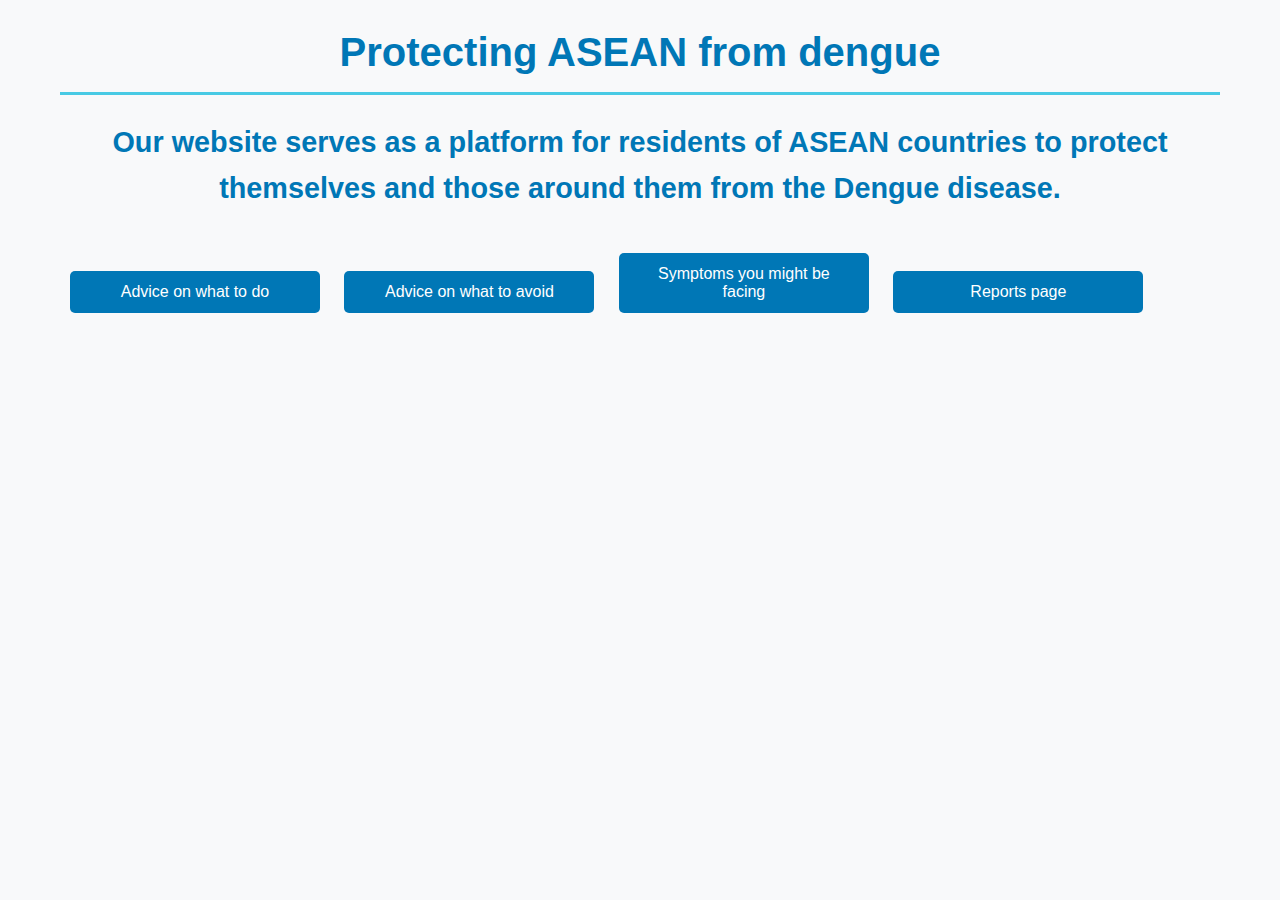
<file: index.html>
<!doctype html>
<html lang="en">
    <head>
        <meta charset="UTF-8" />
        <meta name="viewport" content="width=device-width, initial-scale=1.0" />
        <title>ADVA-UNA</title>
        <link rel="stylesheet" href="styles.css" />
    </head>
    <body>
        <h1>Protecting ASEAN from dengue</h1>
        <h2>
            Our website serves as a platform for residents of ASEAN countries to
            protect themselves and those around them from the Dengue disease.
        </h2>
        <a href="do's.html">
            <!--replace with link to Do's page-->
            <button>Advice on what to do</button>
        </a>
        <a href="dont's.html">
            <!--replace with link to Dont's page-->
            <button>Advice on what to avoid</button>
        </a>
        <a href="symptoms.html">
            <!--replace with link to symptoms page-->
            <button>Symptoms you might be facing</button>
        </a>
        <a href="submit_prompt/popup.html">
            <!--replace with link to symptoms page-->
            <button>Reports page</button>
        </a>
    </body>
</html>
</file>
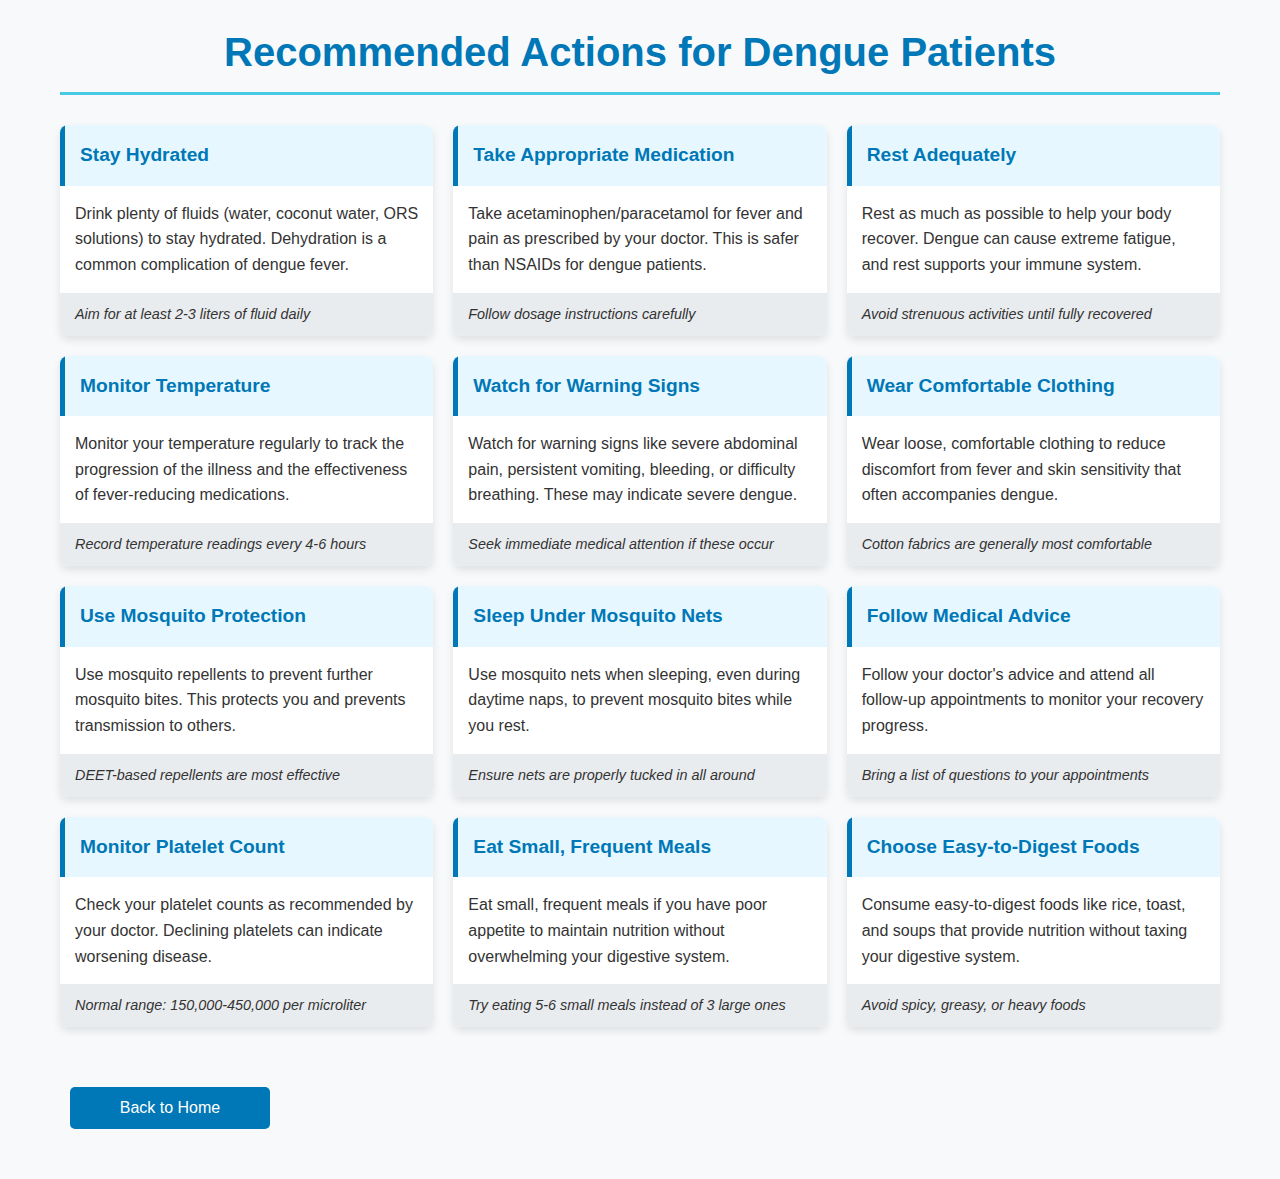
<file: do's.html>
<!doctype html>
<html lang="en">
    <head>
        <meta charset="UTF-8" />
        <meta name="viewport" content="width=device-width, initial-scale=1.0" />
        <title>Do's - Dengue Care</title>
        <link rel="stylesheet" href="styles.css" />
    </head>
    <body class="dos">
        <h1>Recommended Actions for Dengue Patients</h1>
        
        <div class="card-container">
            <div class="card">
                <div class="card-header">Stay Hydrated</div>
                <div class="card-body">
                    Drink plenty of fluids (water, coconut water, ORS solutions) to stay hydrated. Dehydration is a common complication of dengue fever.
                </div>
                <div class="card-footer">Aim for at least 2-3 liters of fluid daily</div>
            </div>
            
            <div class="card">
                <div class="card-header">Take Appropriate Medication</div>
                <div class="card-body">
                    Take acetaminophen/paracetamol for fever and pain as prescribed by your doctor. This is safer than NSAIDs for dengue patients.
                </div>
                <div class="card-footer">Follow dosage instructions carefully</div>
            </div>
            
            <div class="card">
                <div class="card-header">Rest Adequately</div>
                <div class="card-body">
                    Rest as much as possible to help your body recover. Dengue can cause extreme fatigue, and rest supports your immune system.
                </div>
                <div class="card-footer">Avoid strenuous activities until fully recovered</div>
            </div>
            
            <div class="card">
                <div class="card-header">Monitor Temperature</div>
                <div class="card-body">
                    Monitor your temperature regularly to track the progression of the illness and the effectiveness of fever-reducing medications.
                </div>
                <div class="card-footer">Record temperature readings every 4-6 hours</div>
            </div>
            
            <div class="card">
                <div class="card-header">Watch for Warning Signs</div>
                <div class="card-body">
                    Watch for warning signs like severe abdominal pain, persistent vomiting, bleeding, or difficulty breathing. These may indicate severe dengue.
                </div>
                <div class="card-footer">Seek immediate medical attention if these occur</div>
            </div>
            
            <div class="card">
                <div class="card-header">Wear Comfortable Clothing</div>
                <div class="card-body">
                    Wear loose, comfortable clothing to reduce discomfort from fever and skin sensitivity that often accompanies dengue.
                </div>
                <div class="card-footer">Cotton fabrics are generally most comfortable</div>
            </div>
            
            <div class="card">
                <div class="card-header">Use Mosquito Protection</div>
                <div class="card-body">
                    Use mosquito repellents to prevent further mosquito bites. This protects you and prevents transmission to others.
                </div>
                <div class="card-footer">DEET-based repellents are most effective</div>
            </div>
            
            <div class="card">
                <div class="card-header">Sleep Under Mosquito Nets</div>
                <div class="card-body">
                    Use mosquito nets when sleeping, even during daytime naps, to prevent mosquito bites while you rest.
                </div>
                <div class="card-footer">Ensure nets are properly tucked in all around</div>
            </div>
            
            <div class="card">
                <div class="card-header">Follow Medical Advice</div>
                <div class="card-body">
                    Follow your doctor's advice and attend all follow-up appointments to monitor your recovery progress.
                </div>
                <div class="card-footer">Bring a list of questions to your appointments</div>
            </div>
            
            <div class="card">
                <div class="card-header">Monitor Platelet Count</div>
                <div class="card-body">
                    Check your platelet counts as recommended by your doctor. Declining platelets can indicate worsening disease.
                </div>
                <div class="card-footer">Normal range: 150,000-450,000 per microliter</div>
            </div>
            
            <div class="card">
                <div class="card-header">Eat Small, Frequent Meals</div>
                <div class="card-body">
                    Eat small, frequent meals if you have poor appetite to maintain nutrition without overwhelming your digestive system.
                </div>
                <div class="card-footer">Try eating 5-6 small meals instead of 3 large ones</div>
            </div>
            
            <div class="card">
                <div class="card-header">Choose Easy-to-Digest Foods</div>
                <div class="card-body">
                    Consume easy-to-digest foods like rice, toast, and soups that provide nutrition without taxing your digestive system.
                </div>
                <div class="card-footer">Avoid spicy, greasy, or heavy foods</div>
            </div>
        </div>
        
        <a href="index.html">
            <button class="back-button">Back to Home</button>
        </a>
        
        <script src="script.js"></script>
    </body>
</html>
</file>
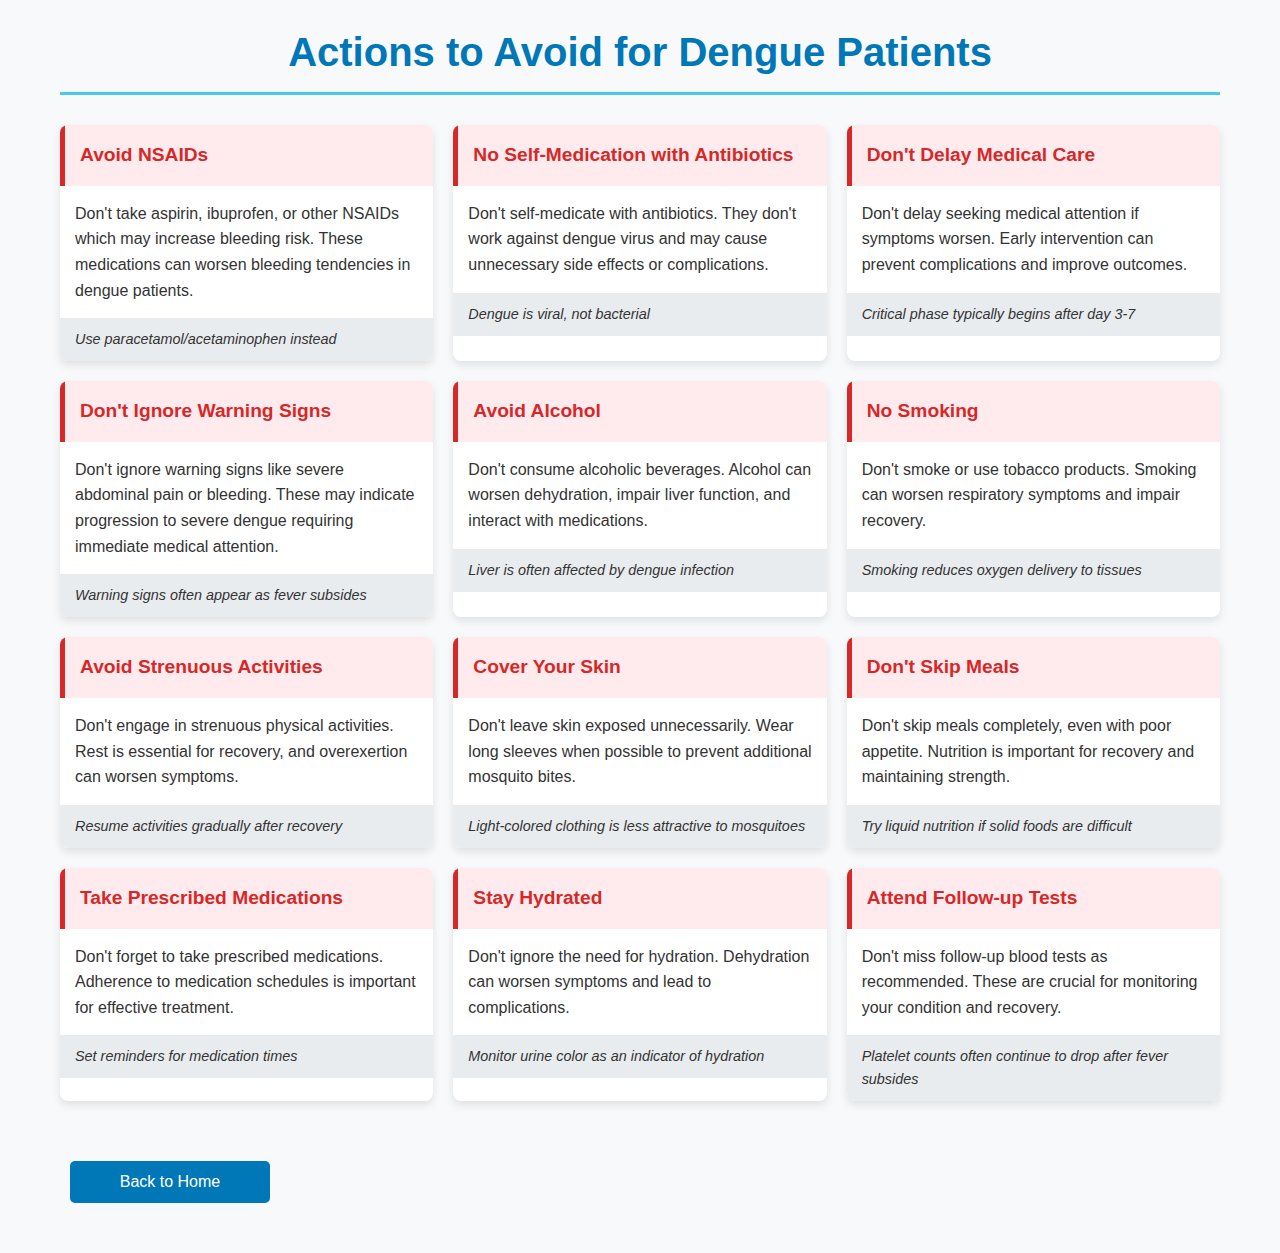
<file: dont's.html>
<!doctype html>
<html lang="en">
    <head>
        <meta charset="UTF-8" />
        <meta name="viewport" content="width=device-width, initial-scale=1.0" />
        <title>Don'ts - Dengue Care</title>
        <link rel="stylesheet" href="styles.css" />
    </head>
    <body class="donts">
        <h1>Actions to Avoid for Dengue Patients</h1>
        
        <div class="card-container">
            <div class="card">
                <div class="card-header">Avoid NSAIDs</div>
                <div class="card-body">
                    Don't take aspirin, ibuprofen, or other NSAIDs which may increase bleeding risk. These medications can worsen bleeding tendencies in dengue patients.
                </div>
                <div class="card-footer">Use paracetamol/acetaminophen instead</div>
            </div>
            
            <div class="card">
                <div class="card-header">No Self-Medication with Antibiotics</div>
                <div class="card-body">
                    Don't self-medicate with antibiotics. They don't work against dengue virus and may cause unnecessary side effects or complications.
                </div>
                <div class="card-footer">Dengue is viral, not bacterial</div>
            </div>
            
            <div class="card">
                <div class="card-header">Don't Delay Medical Care</div>
                <div class="card-body">
                    Don't delay seeking medical attention if symptoms worsen. Early intervention can prevent complications and improve outcomes.
                </div>
                <div class="card-footer">Critical phase typically begins after day 3-7</div>
            </div>
            
            <div class="card">
                <div class="card-header">Don't Ignore Warning Signs</div>
                <div class="card-body">
                    Don't ignore warning signs like severe abdominal pain or bleeding. These may indicate progression to severe dengue requiring immediate medical attention.
                </div>
                <div class="card-footer">Warning signs often appear as fever subsides</div>
            </div>
            
            <div class="card">
                <div class="card-header">Avoid Alcohol</div>
                <div class="card-body">
                    Don't consume alcoholic beverages. Alcohol can worsen dehydration, impair liver function, and interact with medications.
                </div>
                <div class="card-footer">Liver is often affected by dengue infection</div>
            </div>
            
            <div class="card">
                <div class="card-header">No Smoking</div>
                <div class="card-body">
                    Don't smoke or use tobacco products. Smoking can worsen respiratory symptoms and impair recovery.
                </div>
                <div class="card-footer">Smoking reduces oxygen delivery to tissues</div>
            </div>
            
            <div class="card">
                <div class="card-header">Avoid Strenuous Activities</div>
                <div class="card-body">
                    Don't engage in strenuous physical activities. Rest is essential for recovery, and overexertion can worsen symptoms.
                </div>
                <div class="card-footer">Resume activities gradually after recovery</div>
            </div>
            
            <div class="card">
                <div class="card-header">Cover Your Skin</div>
                <div class="card-body">
                    Don't leave skin exposed unnecessarily. Wear long sleeves when possible to prevent additional mosquito bites.
                </div>
                <div class="card-footer">Light-colored clothing is less attractive to mosquitoes</div>
            </div>
            
            <div class="card">
                <div class="card-header">Don't Skip Meals</div>
                <div class="card-body">
                    Don't skip meals completely, even with poor appetite. Nutrition is important for recovery and maintaining strength.
                </div>
                <div class="card-footer">Try liquid nutrition if solid foods are difficult</div>
            </div>
            
            <div class="card">
                <div class="card-header">Take Prescribed Medications</div>
                <div class="card-body">
                    Don't forget to take prescribed medications. Adherence to medication schedules is important for effective treatment.
                </div>
                <div class="card-footer">Set reminders for medication times</div>
            </div>
            
            <div class="card">
                <div class="card-header">Stay Hydrated</div>
                <div class="card-body">
                    Don't ignore the need for hydration. Dehydration can worsen symptoms and lead to complications.
                </div>
                <div class="card-footer">Monitor urine color as an indicator of hydration</div>
            </div>
            
            <div class="card">
                <div class="card-header">Attend Follow-up Tests</div>
                <div class="card-body">
                    Don't miss follow-up blood tests as recommended. These are crucial for monitoring your condition and recovery.
                </div>
                <div class="card-footer">Platelet counts often continue to drop after fever subsides</div>
            </div>
        </div>
        
        <a href="index.html">
            <button class="back-button">Back to Home</button>
        </a>
        
        <script src="script.js"></script>
    </body>
</html>
</file>
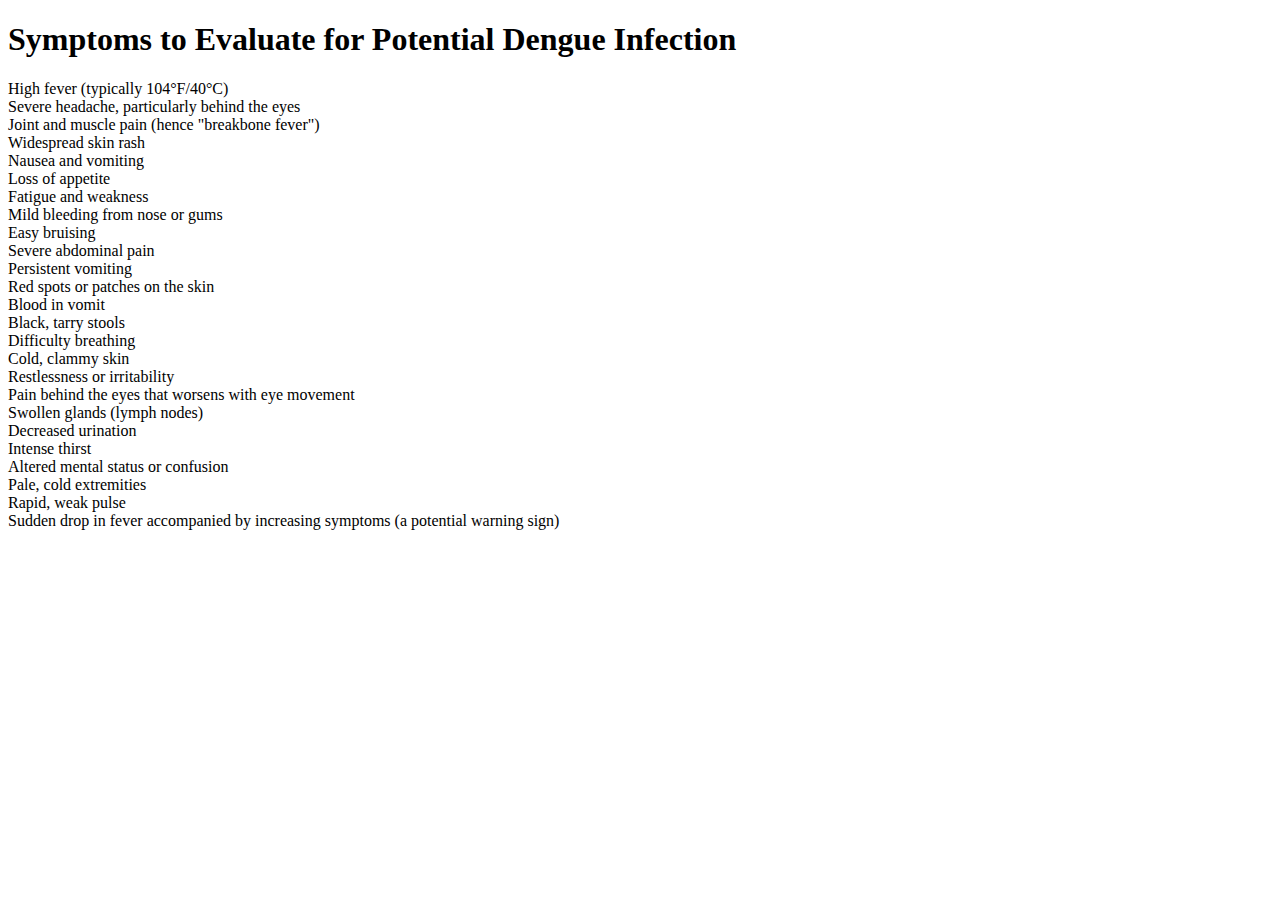
<file: symptoms.html>
<!DOCTYPE html>
<html lang="en">
<head>
    <meta charset="UTF-8">
    <meta name="viewport" content="width=device-width, initial-scale=1.0">
    <title>Document</title>
</head>
<body>
    <h1>Symptoms to Evaluate for Potential Dengue Infection</h1>
    <p>High fever (typically 104°F/40°C)
        <br>
        Severe headache, particularly behind the eyes
        <br>
        Joint and muscle pain (hence "breakbone fever")
        <br>
        Widespread skin rash
        <br>
        Nausea and vomiting
        <br>
        Loss of appetite
        <br>
        Fatigue and weakness
        <br>
        Mild bleeding from nose or gums
        <br>
        Easy bruising
        <br>
        Severe abdominal pain
        <br>
        Persistent vomiting
        <br>
        Red spots or patches on the skin
        <br>
        Blood in vomit
        <br>
        Black, tarry stools
        <br>
        Difficulty breathing
        <br>
        Cold, clammy skin
        <br>
        Restlessness or irritability
        <br>
        Pain behind the eyes that worsens with eye movement
        <br>
        Swollen glands (lymph nodes)
        <br>
        Decreased urination
        <br>
        Intense thirst
        <br>
        Altered mental status or confusion
        <br>
        Pale, cold extremities
        <br>
        Rapid, weak pulse
        <br>
        Sudden drop in fever accompanied by increasing symptoms (a potential warning sign)</p>

</body>
</html>
</file>
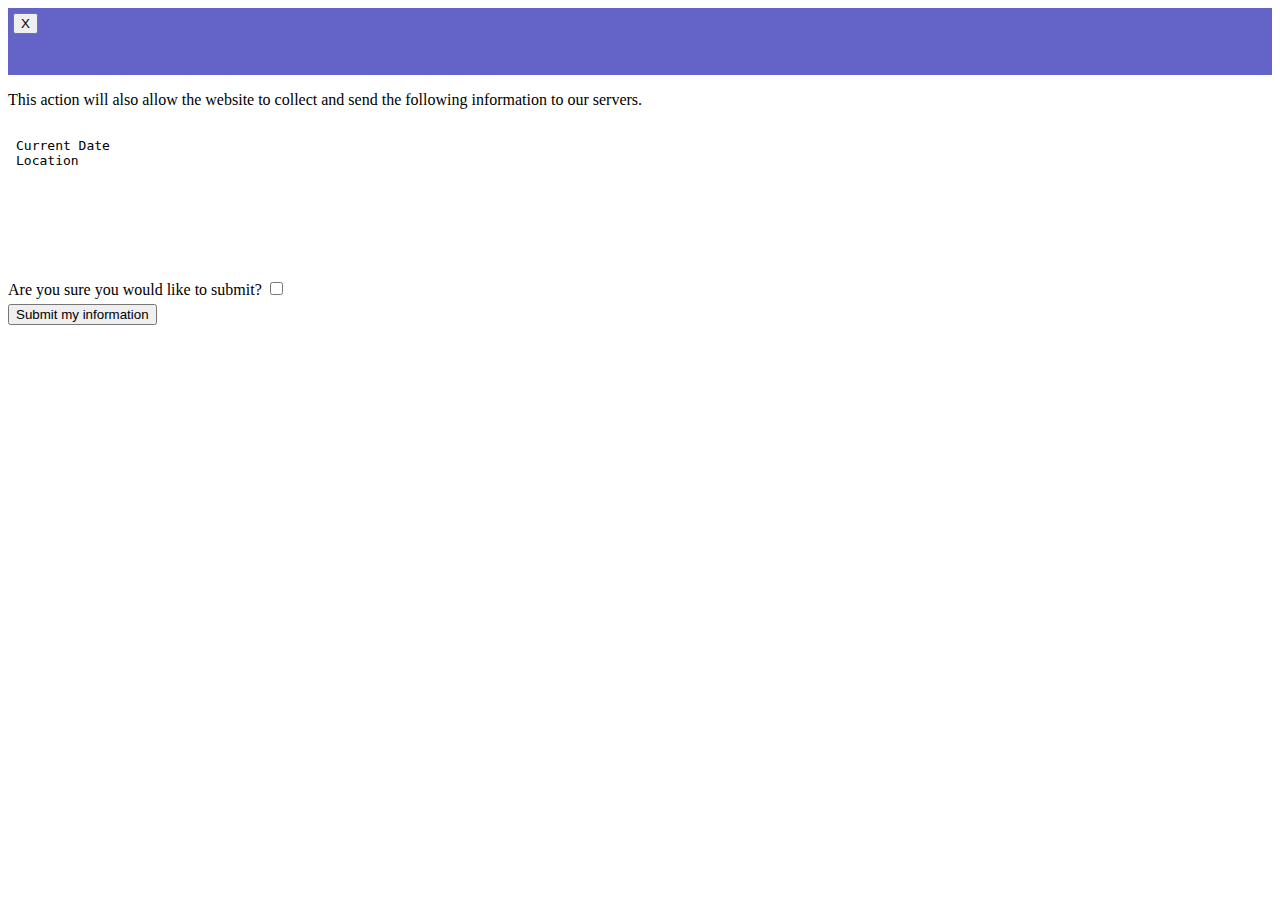
<file: submit_prompt/popup.html>
<!DOCTYPE html>
<html>
    <body>
        <div class="heading" style="background-color:rgba(100,100,200,100);min-height:1.5cm;padding:5px;">
            <form class="back" id="cancel" action="/ADVA-UNA/index.html">
                <button>X</button>
            </form>
        </div>
        <div>
            <form id="submit-report" ></form>
            <div>
                <p>This action will also allow the website to collect and send the following information to our servers.</p>
                <embed src="Data.txt">
            </div>
                <label name="yousure">
                    Are you sure you would like to submit?
                </label>
                <input type="checkbox" name="yousure" id="yousure"></input>
            <div style="padding-top:5px">
                <input type="submit" value="Submit my information">
            </div>
            </form>
        </div>
    </body>
</html>
</file>
<file: styles.css>
/* Global Styles */
:root {
    --primary-color: #0077b6;
    --secondary-color: #48cae4;
    --warning-color: #d62828;
    --background-color: #f8f9fa;
    --text-color: #333;
    --light-accent: #e9ecef;
    --card-shadow: 0 4px 8px rgba(0, 0, 0, 0.1);
    --card-hover-shadow: 0 8px 16px rgba(0, 0, 0, 0.2);
}

* {
    margin: 0;
    padding: 0;
    box-sizing: border-box;
}

body {
    font-family: 'Segoe UI', Tahoma, Geneva, Verdana, sans-serif;
    line-height: 1.6;
    color: var(--text-color);
    background-color: var(--background-color);
    padding: 20px;
    max-width: 1200px;
    margin: 0 auto;
}

/* Typography */
h1, h2 {
    color: var(--primary-color);
    margin-bottom: 1rem;
    text-align: center;
}

h1 {
    font-size: 2.5rem;
    border-bottom: 3px solid var(--secondary-color);
    padding-bottom: 0.5rem;
    margin-bottom: 1.5rem;
}

h2 {
    font-size: 1.8rem;
    margin-bottom: 2rem;
}

p {
    margin-bottom: 1.5rem;
    font-size: 1.1rem;
}

/* Navigation Buttons */
a {
    text-decoration: none;
    display: inline-block;
    margin: 10px;
}

button {
    background-color: var(--primary-color);
    color: white;
    border: none;
    padding: 12px 24px;
    font-size: 1rem;
    border-radius: 5px;
    cursor: pointer;
    transition: background-color 0.3s, transform 0.2s;
    width: 250px;
    text-align: center;
}

button:hover {
    background-color: var(--secondary-color);
    transform: translateY(-3px);
    box-shadow: 0 4px 8px rgba(0, 0, 0, 0.1);
}

/* Home Page Specific */
.button-container {
    display: flex;
    flex-wrap: wrap;
    justify-content: center;
    gap: 15px;
    margin-top: 2rem;
}

/* Card Layout */
.card-container {
    display: grid;
    grid-template-columns: repeat(3, 1fr);
    gap: 20px;
    margin: 30px 0;
}

@media (max-width: 992px) {
    .card-container {
        grid-template-columns: repeat(2, 1fr);
    }
}

@media (max-width: 768px) {
    .card-container {
        grid-template-columns: 1fr;
    }
}
.card {
    background-color: white;
    border-radius: 8px;
    box-shadow: var(--card-shadow);
    overflow: hidden;
    transition: transform 0.3s, box-shadow 0.3s;
}

.card:hover {
    transform: translateY(-5px);
    box-shadow: var(--card-hover-shadow);
}

.card-header {
    padding: 15px;
    font-weight: bold;
    font-size: 1.2rem;
}

.card-body {
    padding: 15px;
}

.card-footer {
    padding: 10px 15px;
    background-color: var(--light-accent);
    font-size: 0.9rem;
    font-style: italic;
}

/* Do's Cards */
.dos .card-header {
    background-color: #e6f7ff;
    color: var(--primary-color);
    border-left: 5px solid var(--primary-color);
}

/* Don'ts Cards */
.donts .card-header {
    background-color: #ffebee;
    color: var(--warning-color);
    border-left: 5px solid var(--warning-color);
}

/* Symptoms Cards */
.symptoms .card-header {
    background-color: #fff8e1;
    color: #ff9800;
    border-left: 5px solid #ff9800;
}

/* Back Button */
.back-button {
    display: block;
    margin: 20px auto;
    width: 200px;
}

/* Responsive Design */
@media (max-width: 768px) {
    body {
        padding: 15px;
    }
    
    h1 {
        font-size: 2rem;
    }
    
    h2 {
        font-size: 1.5rem;
    }
    
    button {
        width: 100%;
        margin: 5px 0;
    }
    
    .button-container {
        flex-direction: column;
    }
    
    .card-container {
        grid-template-columns: 1fr;
    }
}

/* Home Page Specific Styles */
.home {
    background-color: var(--background-color);
}

.hero-section {
    text-align: center;
    padding: 40px 20px;
    background-color: rgba(255, 255, 255, 0.9);
    border-radius: 10px;
    margin-bottom: 30px;
    box-shadow: var(--card-shadow);
}

.dengue-stats {
    display: flex;
    justify-content: center;
    flex-wrap: wrap;
    gap: 20px;
    margin-top: 30px;
}

.stat-item {
    background-color: var(--primary-color);
    color: white;
    padding: 15px 25px;
    border-radius: 8px;
    text-align: center;
    min-width: 180px;
    box-shadow: var(--card-shadow);
    transition: transform 0.3s;
}

.stat-item:hover {
    transform: translateY(-5px);
    box-shadow: var(--card-hover-shadow);
}

.stat-number {
    display: block;
    font-size: 2rem;
    font-weight: bold;
    margin-bottom: 5px;
}

.stat-text {
    font-size: 0.9rem;
}

.info-section {
    text-align: center;
    margin: 30px 0;
    padding: 20px;
    background-color: white;
    border-radius: 8px;
    box-shadow: var(--card-shadow);
}

#dynamic-text {
    font-size: 1.2rem;
    margin-bottom: 15px;
    min-height: 30px;
}

.button-container {
    display: grid;
    grid-template-columns: repeat(auto-fit, minmax(250px, 1fr));
    gap: 20px;
    margin: 30px 0;
}

.nav-card {
    background-color: white;
    border-radius: 8px;
    padding: 25px 20px;
    text-align: center;
    box-shadow: var(--card-shadow);
    transition: transform 0.3s, box-shadow 0.3s;
    display: flex;
    flex-direction: column;
    align-items: center;
    margin: 0;
    width: 100%;
}

.nav-card:hover {
    transform: translateY(-8px);
    box-shadow: var(--card-hover-shadow);
}

.nav-icon {
    font-size: 2.5rem;
    color: var(--primary-color);
    margin-bottom: 15px;
}

.nav-card h3 {
    color: var(--primary-color);
    margin-bottom: 10px;
    font-size: 1.3rem;
}

.nav-card p {
    color: var(--text-color);
    font-size: 0.95rem;
    margin-bottom: 0;
}

footer {
    text-align: center;
    margin-top: 40px;
    padding: 20px;
    color: #777;
    font-size: 0.9rem;
    border-top: 1px solid var(--light-accent);
}

/* Responsive adjustments for home page */
@media (max-width: 768px) {
    .dengue-stats {
        flex-direction: column;
        align-items: center;
    }
    
    .stat-item {
        width: 100%;
        max-width: 250px;
    }
    
    .nav-card {
        padding: 20px 15px;
    }
}

/* Hero section with image */
.hero-content {
    display: flex;
    flex-direction: row;
    align-items: center;
    gap: 30px;
    margin-bottom: 30px;
}

.hero-image {
    flex: 1;
    max-width: 45%;
}

.hero-image img {
    width: 100%;
    border-radius: 8px;
    box-shadow: var(--card-shadow);
    transition: transform 0.3s;
}

.hero-image img:hover {
    transform: scale(1.02);
    box-shadow: var(--card-hover-shadow);
}

.hero-text {
    flex: 1;
}

/* Responsive adjustments for hero section */
@media (max-width: 768px) {
    .hero-content {
        flex-direction: column;
    }
    
    .hero-image {
        max-width: 100%;
        margin-bottom: 20px;
    }
}

/* New Index Page Styles */
.hero {
    background-color: var(--primary-color);
    color: white;
    padding: 60px 20px;
    border-radius: 10px;
    margin-bottom: 30px;
    text-align: center;
}

.hero h1 {
    color: white;
    border-bottom: none;
    font-size: 2.8rem;
    margin-bottom: 1rem;
}

.tagline {
    font-size: 1.2rem;
    max-width: 800px;
    margin: 0 auto;
}

.container {
    background-color: white;
    border-radius: 10px;
    padding: 30px;
    box-shadow: var(--card-shadow);
}

.intro-section {
    text-align: center;
    margin-bottom: 40px;
}

.action-btn {
    background-color: var(--secondary-color);
    color: white;
    border: none;
    padding: 10px 20px;
    border-radius: 5px;
    cursor: pointer;
    transition: all 0.3s ease;
    width: auto;
    margin: 15px auto;
    display: block;
}

.action-btn:hover {
    background-color: var(--primary-color);
    transform: translateY(-3px);
}

.feature-card {
    background-color: white;
    border-radius: 8px;
    box-shadow: var(--card-shadow);
    padding: 25px;
    text-align: center;
    transition: transform 0.3s, box-shadow 0.3s;
    display: flex;
    flex-direction: column;
    align-items: center;
}

.feature-card:hover {
    transform: translateY(-8px);
    box-shadow: var(--card-hover-shadow);
}

.icon-container {
    font-size: 2.5rem;
    color: var(--primary-color);
    margin-bottom: 15px;
}

.feature-card h3 {
    color: var(--primary-color);
    margin-bottom: 10px;
    font-size: 1.3rem;
}

.feature-card p {
    margin-bottom: 20px;
}

.card-link {
    margin: 0;
    width: 100%;
}

.footer {
    text-align: center;
    margin-top: 40px;
    padding-top: 20px;
    color: #777;
    font-size: 0.9rem;
    border-top: 1px solid var(--light-accent);
}

/* Responsive adjustments for new index page */
@media (max-width: 768px) {
    .hero h1 {
        font-size: 2rem;
    }
    
    .tagline {
        font-size: 1rem;
    }
    
    .container {
        padding: 20px 15px;
    }
    
    .feature-card {
        padding: 20px 15px;
    }
}
</file>
